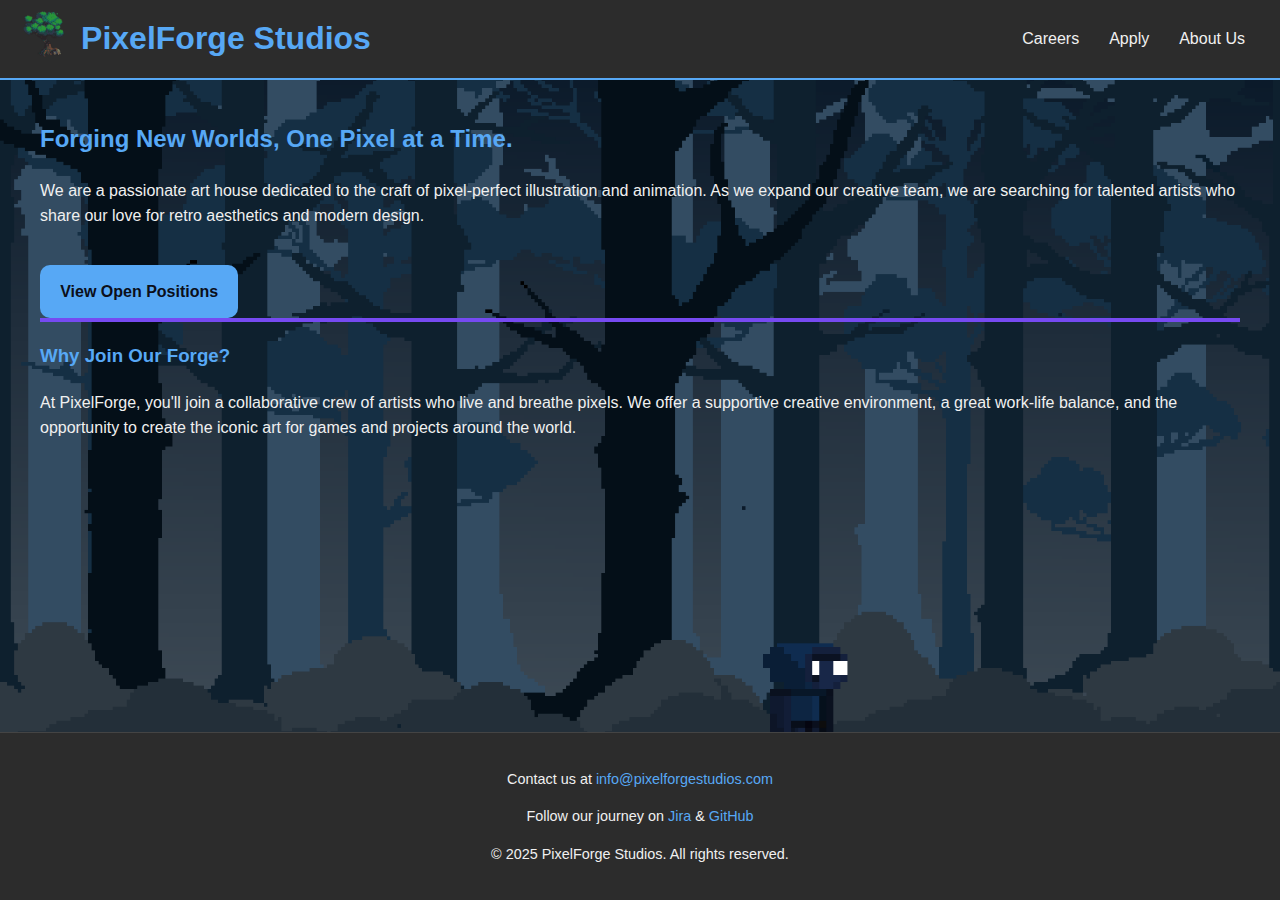
<file: index.html>
<!DOCTYPE html>
<html lang="en">
<head>
    <meta charset="UTF-8">
    <meta name="viewport" content="width=device-width, initial-scale=1.0">
    <meta name="description" content="Welcome to PixelForge Studios, a premier studio for bespoke pixel art.">
    <meta name="keywords" content="Pixel Art, Game Art, 2D Art, Animation, Design, Sprites">
    <meta name="author" content="PixelForge Studios">
    <title>Welcome to PixelForge Studios</title>
    <link rel="stylesheet" href="Styles/styles.css">
</head>
<body id="home-page">
    <header>
        <nav>
            <a href="index.html" class="logo-link" aria-label="Go to the homepage">
                <img src="image/logo.png" alt="PixelForge Studios Logo" id="logo">
            </a>
            <h1>PixelForge Studios</h1>
            <ul>
                <li><a href="jobs.html">Careers</a></li>
                <li><a href="apply.html">Apply</a></li>
                <li><a href="about.html">About Us</a></li>
            </ul>
        </nav>
    </header>

    <main>
        <section class="hero">
            <h2>Forging New Worlds, One Pixel at a Time.</h2>
            <p>We are a passionate art house dedicated to the craft of pixel-perfect illustration and animation. As we expand our creative team, we are searching for talented artists who share our love for retro aesthetics and modern design.</p>
            <a href="jobs.html" class="cta-button">View Open Positions</a>
        </section>

        <!-- Inline CSS Example -->
        <section class="company-info" style="border-top: 4px solid #764AF1;">
            <h3>Why Join Our Forge?</h3>
            <p>At PixelForge, you'll join a collaborative crew of artists who live and breathe pixels. We offer a supportive creative environment, a great work-life balance, and the opportunity to create the iconic art for games and projects around the world.</p>
        </section>
    </main>

    <footer>
        <p>Contact us at <a href="mailto:info@pixelforgestudios.com">info@pixelforgestudios.com</a></p>
        <p>Follow our journey on <a href="https://chanresmeysamrith321.atlassian.net/jira/software/projects/G5/code?atlOrigin=eyJpIjoiNzAwMjdhNDhiNWE0NDgxMzk4ZDFiYzlhYWNiMTZmZGEiLCJwIjoiaiJ9" target="_blank">Jira</a> & <a href="https://github.com/105217889/Group5_part1" target="_blank">GitHub</a></p>
        <p>&copy; 2025 PixelForge Studios. All rights reserved.</p>
    </footer>
</body>
</html>
</file>
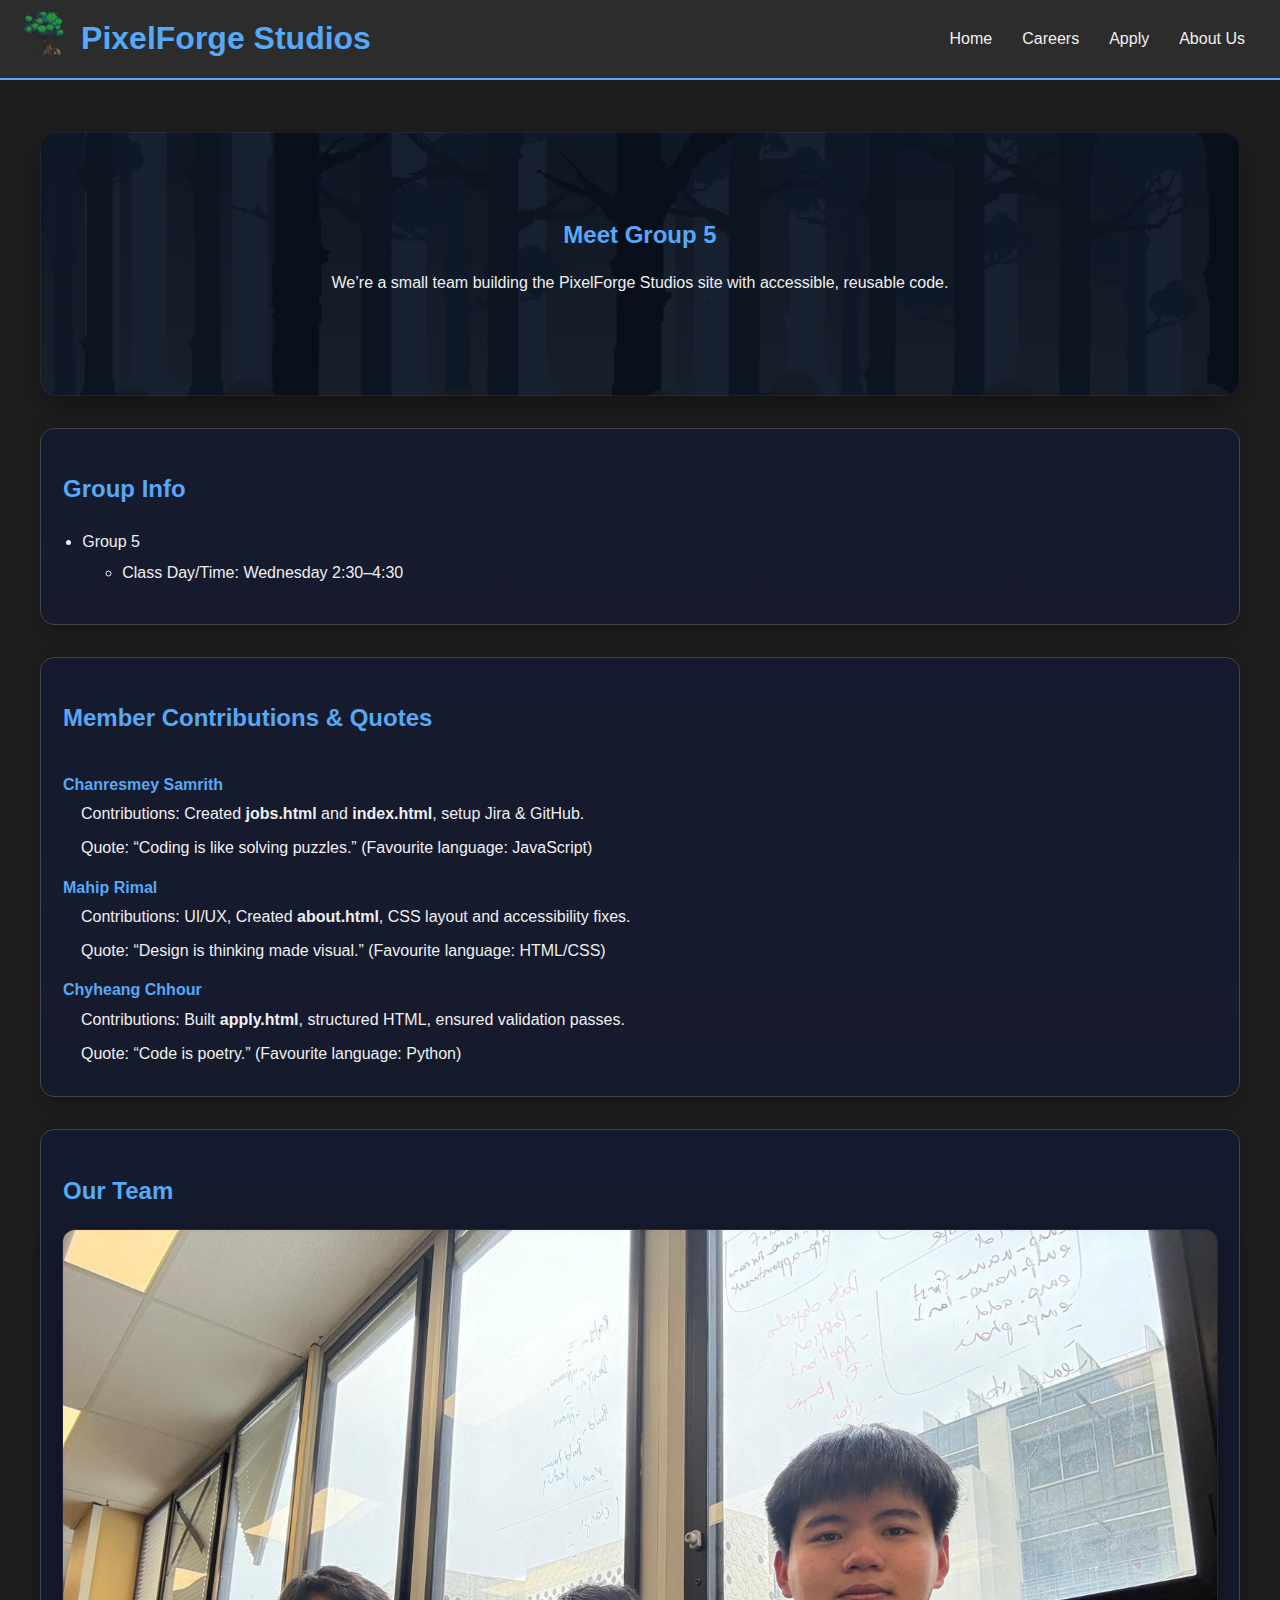
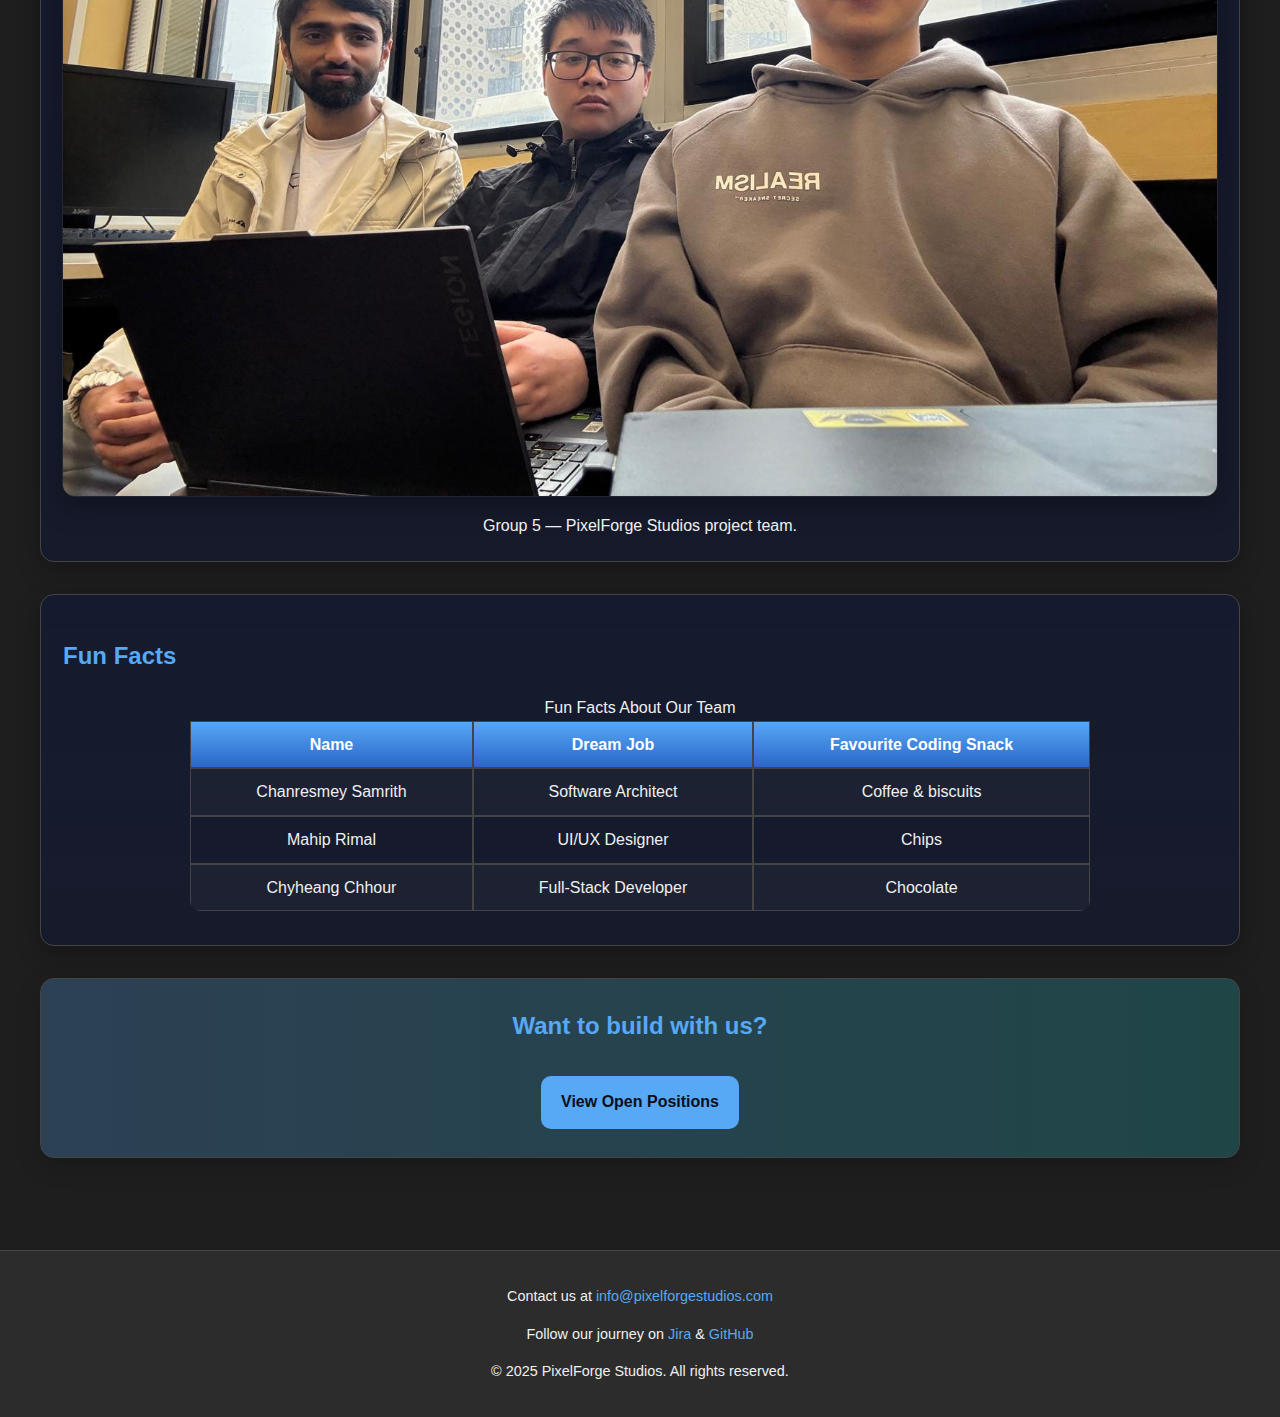
<file: about.html>
<!DOCTYPE html>
<html lang="en">
<head>
  <meta charset="UTF-8" />
  <meta name="viewport" content="width=device-width, initial-scale=1" />
  <title>About Us — Group 5</title>
  <link rel="stylesheet" href="Styles/styles.css" />
</head>
<body id="about-page">
  <!-- shared header -->
  <header>
    <nav>
      <div class="logo-title-group">
        <a href="index.html" class="logo-link" aria-label="Go to the homepage">
          <img src="image/logo.png" alt="PixelForge Studios Logo" id="logo" />
        </a>
        <a href="index.html" class="header-link"><h1>PixelForge Studios</h1></a>
      </div>
      <ul>
        <li><a href="index.html">Home</a></li>
        <li><a href="jobs.html">Careers</a></li>
        <li><a href="apply.html">Apply</a></li>
        <li><a aria-current="page" href="about.html">About Us</a></li>
      </ul>
    </nav>
  </header>

  <main>
    <!-- HERO -->
    <section class="about-hero">
      <div class="about-hero__content">
        <h2>Meet Group 5</h2>
        <p>We’re a small team building the PixelForge Studios site with accessible, reusable code.</p>
      </div>
    </section>

    <!-- GROUP INFO -->
    <section class="card team-profile" aria-labelledby="group-info">
      <h2 id="group-info">Group Info</h2>
      <ul class="nested">
        <li>Group 5
          <ul>
            <li>Class Day/Time: Wednesday 2:30–4:30</li>
          </ul>
        </li>
      </ul>
    </section>

    <!-- CONTRIBUTIONS + QUOTES -->
    <section class="card member-contributions" aria-labelledby="contrib-title">
      <h2 id="contrib-title">Member Contributions & Quotes</h2>
      <dl class="contrib-list">
        <dt>Chanresmey Samrith</dt>
        <dd>Contributions: Created <strong>jobs.html</strong> and <strong>index.html</strong>, setup Jira & GitHub.</dd>
        <dd>Quote: “Coding is like solving puzzles.” (Favourite language: JavaScript)</dd>

        <dt>Mahip Rimal</dt>
        <dd>Contributions: UI/UX, Created <strong>about.html</strong>, CSS layout and accessibility fixes.</dd>
        <dd>Quote: “Design is thinking made visual.” (Favourite language: HTML/CSS)</dd>

        <dt>Chyheang Chhour</dt>
        <dd>Contributions: Built <strong>apply.html</strong>, structured HTML, ensured validation passes.</dd>
        <dd>Quote: “Code is poetry.” (Favourite language: Python)</dd>
      </dl>
    </section>

    <!-- GROUP PHOTO -->
    <section class="card group-photo" aria-labelledby="team-photo">
      <h2 id="team-photo">Our Team</h2>
      <figure>
        <img src="image/group-photo.jpg" alt="Group 5 team photo" />
        <figcaption>Group 5 — PixelForge Studios project team.</figcaption>
      </figure>
    </section>

    <!-- FUN FACTS -->
    <section class="card fun-facts" aria-labelledby="facts-title">
      <h2 id="facts-title">Fun Facts</h2>
      <table>
        <caption>Fun Facts About Our Team</caption>
        <thead>
          <tr>
            <th scope="col">Name</th>
            <th scope="col">Dream Job</th>
            <th scope="col">Favourite Coding Snack</th>
          </tr>
        </thead>
        <tbody>
          <tr>
            <td>Chanresmey Samrith</td>
            <td>Software Architect</td>
            <td>Coffee & biscuits</td>
          </tr>
          <tr>
            <td>Mahip Rimal</td>
            <td>UI/UX Designer</td>
            <td>Chips</td>
          </tr>
          <tr>
            <td>Chyheang Chhour</td>
            <td>Full-Stack Developer</td>
            <td>Chocolate</td>
          </tr>
        </tbody>
      </table>
    </section>

    <!-- CTA -->
    <section class="about-cta">
      <h2>Want to build with us?</h2>
      <a class="cta-button" href="jobs.html">View Open Positions</a>
    </section>
  </main>

  <!-- shared footer -->
  <footer>
    <p>Contact us at <a href="mailto:info@pixelforgestudios.com">info@pixelforgestudios.com</a></p>
    <p>Follow our journey on <a href="https://chanresmeysamrith321.atlassian.net/jira/software/projects/G5/boards/34?atlOrigin=eyJpIjoiMzcyY2E2ZjdhZjhlNGE1YzhhMDUzYjM4OGEzNTQ4MGYiLCJwIjoiaiJ9" target="_blank">Jira</a> & <a href="https://github.com/105217889/Group5_part1" target="_blank">GitHub</a></p>
    <p>&copy; 2025 PixelForge Studios. All rights reserved.</p>
  </footer>
</body>
</html>
</file>
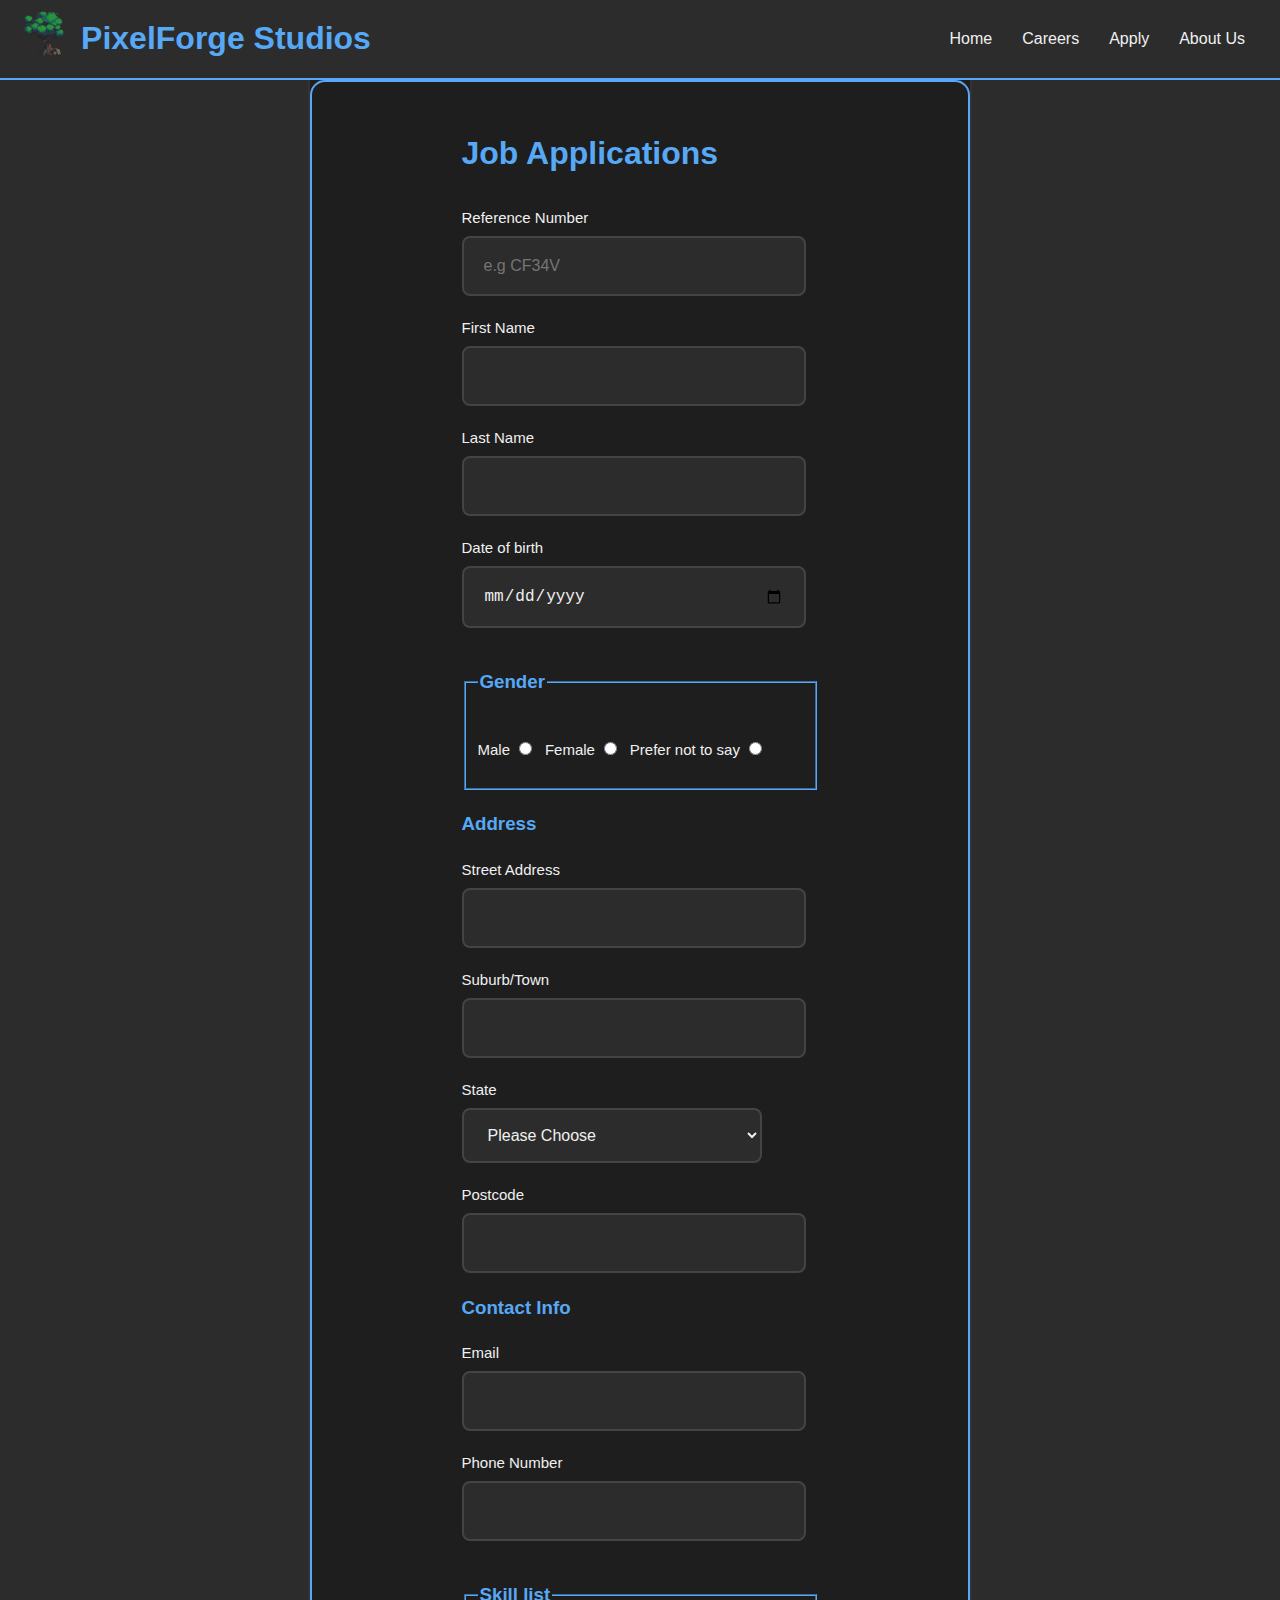
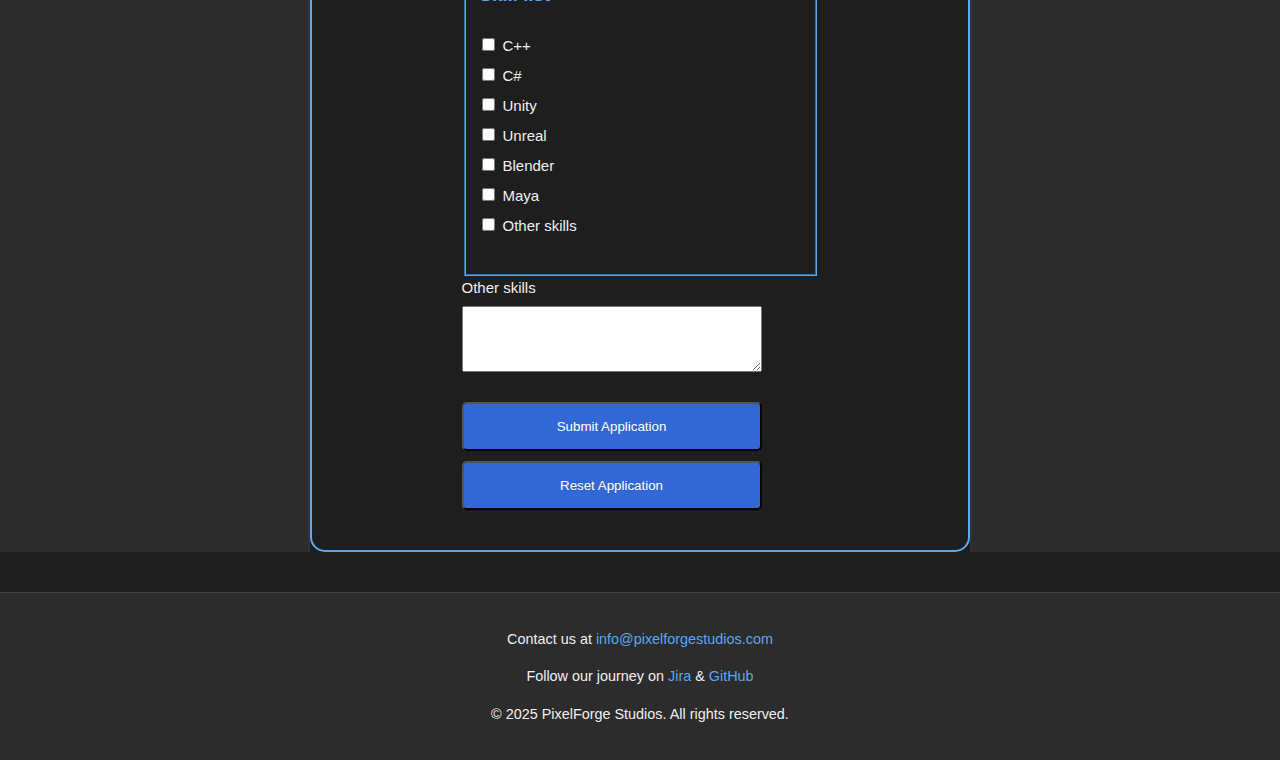
<file: apply.html>
<!DOCTYPE html>
<html lang="en">
<head>
    <meta charset="UTF-8">
    <meta name="viewport" content="width=device-width, initial-scale=1.0">
    <meta name="description" content="Welcome to PixelForge Studios, a leading game development company.">
    <meta name="keywords" content="Game Development, Tech Jobs, Programming, Art, Design">
    <meta name="author" content="PixelForge Studios">
    <title>Applying to PixelForge Studios</title>
    <link rel="stylesheet" href="Styles/styles.css">
</head>
<body>
     <header>
      <nav>
        <div class="logo-title-group">
            <a href="index.html" class="logo-link" aria-label="Go to the homepage">
                <img src="image/logo.png" alt="PixelForge Studios Logo" id="logo">
            </a>
            <a href="index.html" class="header-link">
                <h1>PixelForge Studios</h1>
            </a>
        </div>
            <ul>
                <li><a href="index.html">Home</a></li>
                <li><a href="jobs.html">Careers</a></li>
                <li><a href="apply.html">Apply</a></li>
                <li><a href="about.html">About Us</a></li>
            </ul>
        </nav>
    </header>
<div class="main-container">
    <div class="sidebar1"></div>
   
<div class="apply-center">
<form action="https://mercury.swin.edu.au/it000000/formtest.php" method="post">
    <h2 style="font-size: 32px;">Job Applications</h2>

    <div>
        <label for="referencenumber">Reference Number</label> 
        <input type="text" id="referencenumber" name="referencenumber" pattern="^[A-Za-z0-9]{5}$" required maxlength="5" placeholder="e.g CF34V">
    </div>

        <div>
            <label for="firstname">First Name</label>
            <input type="text" id="firstname" name="firstname" pattern="^[a-zA-Z]+$" required maxlength="20">
            
        </div>
           <div> 
            <label label for="lastname">Last Name</label>
            <input type="text" id="lastname" name="lastname" pattern="^[a-zA-Z]+$" required maxlength="20">
        </div>
        <div> 
            <label for="dateofbirth">Date of birth</label>
            <input type="date" id="dateofbirth" name="dateofbirth" required> 
        </div>
            
        
    
    <fieldset class="apply-fieldset">
        <legend><h3>Gender</h3></legend>
        <p>
            <label for="g1">Male</label>
            <input type="radio" name="gender" id="g1" value="male" required>
            <label for="g2">Female</label>
            <input type="radio" name="gender" id="g2" value="female" required>
             <label for="g3">Prefer not to say</label>
            <input type="radio" name="gender" id="g3" value="prefer not to say" required>
        </p>
    </fieldset>
    <h3>Address</h3>   
    <div> 
            <label for="street">Street Address</label>
            <input type="text" id="street" name="street" required maxlength="40">
        </div>
      
           
        
            <div> 
                <label for="suburb">Suburb/Town</label>
            <input type="text" id="suburb" name="suburb" required maxlength="40">
            </div>
            <div> 
            <label for="state">State</label>
            <select name="state" id="state" required>
             <option value="">Please Choose</option>
                <option value="VIC">VIC</option> 
             <option value="NSW">NSW</option>
             <option value="QLD">QLD</option>
             <option value="NT">NT</option>
             <option value="WA">WA</option>
             <option value="SA">SA</option>
             <option value="TAS">TAS</option>
             <option value="ACT">ACT</option>  
             </select>
            </div> 
          <div>
             <label for="postcode">Postcode</label>
            <input type="text" id="postcode" name="postcode" pattern="^[0-9]{4}$" required maxlength="4">
        </div>
   
     <h3>Contact Info</h3>
            <div> 
                 <label for="email">Email</label>
                <input type="email" id="email" name="email" required>
            </div>
            <div>
                <label for="phone">Phone Number</label>
                <input type="tel" id="phone" name="phone" pattern="^[0-9]{8,12}$" required maxlength="12">
            </div>
            <fieldset class="apply-fieldset">
                <legend><h3>Skill list</h3></legend>
                <div>
                    <label>
                        <input type="checkbox" name="skills[]" value="cplus">C++
                    </label>
                    <label>
                        <input type="checkbox" name="skills[]" value="csharp">C#
                    </label>
                     <label>
                        <input type="checkbox" name="skills[]" value="unity">Unity
                    </label>
                     <label>
                        <input type="checkbox" name="skills[]" value="unreal">Unreal
                    </label>
                     <label>
                        <input type="checkbox" name="skills[]" value="blender">Blender
                    </label>
                     <label>
                        <input type="checkbox" name="skills[]" value="maya">Maya
                    </label>
                     <label>
                        <input type="checkbox" name="skills[]" value="otherskill">Other skills
                    </label>
                </div>
            </fieldset>
            <div>
            <label for="otherskills">Other skills</label>
            <textarea id="otherskills" name="otherskills" rows="4" cols="50"></textarea>
             </div>
  <div> 
<button type="submit" class="submit-but">Submit Application</button>
<button type="reset" class="reset-but">Reset Application</button>
</div>
</form>
</div>
<div class="sidebar2"></div>
</div>
<footer>
        <p>Contact us at <a href="mailto:info@pixelforgestudios.com">info@pixelforgestudios.com</a></p>
        <p>Follow our journey on <a href="https://chanresmeysamrith321.atlassian.net/jira/software/projects/G5/boards/34?atlOrigin=eyJpIjoiMzcyY2E2ZjdhZjhlNGE1YzhhMDUzYjM4OGEzNTQ4MGYiLCJwIjoiaiJ9" target="_blank">Jira</a> & <a href="https://github.com/105217889/Group5_part1" target="_blank">GitHub</a></p>
        <p>&copy; 2025 PixelForge Studios. All rights reserved.</p>
    </footer>
</body>
 
</html>
</file>
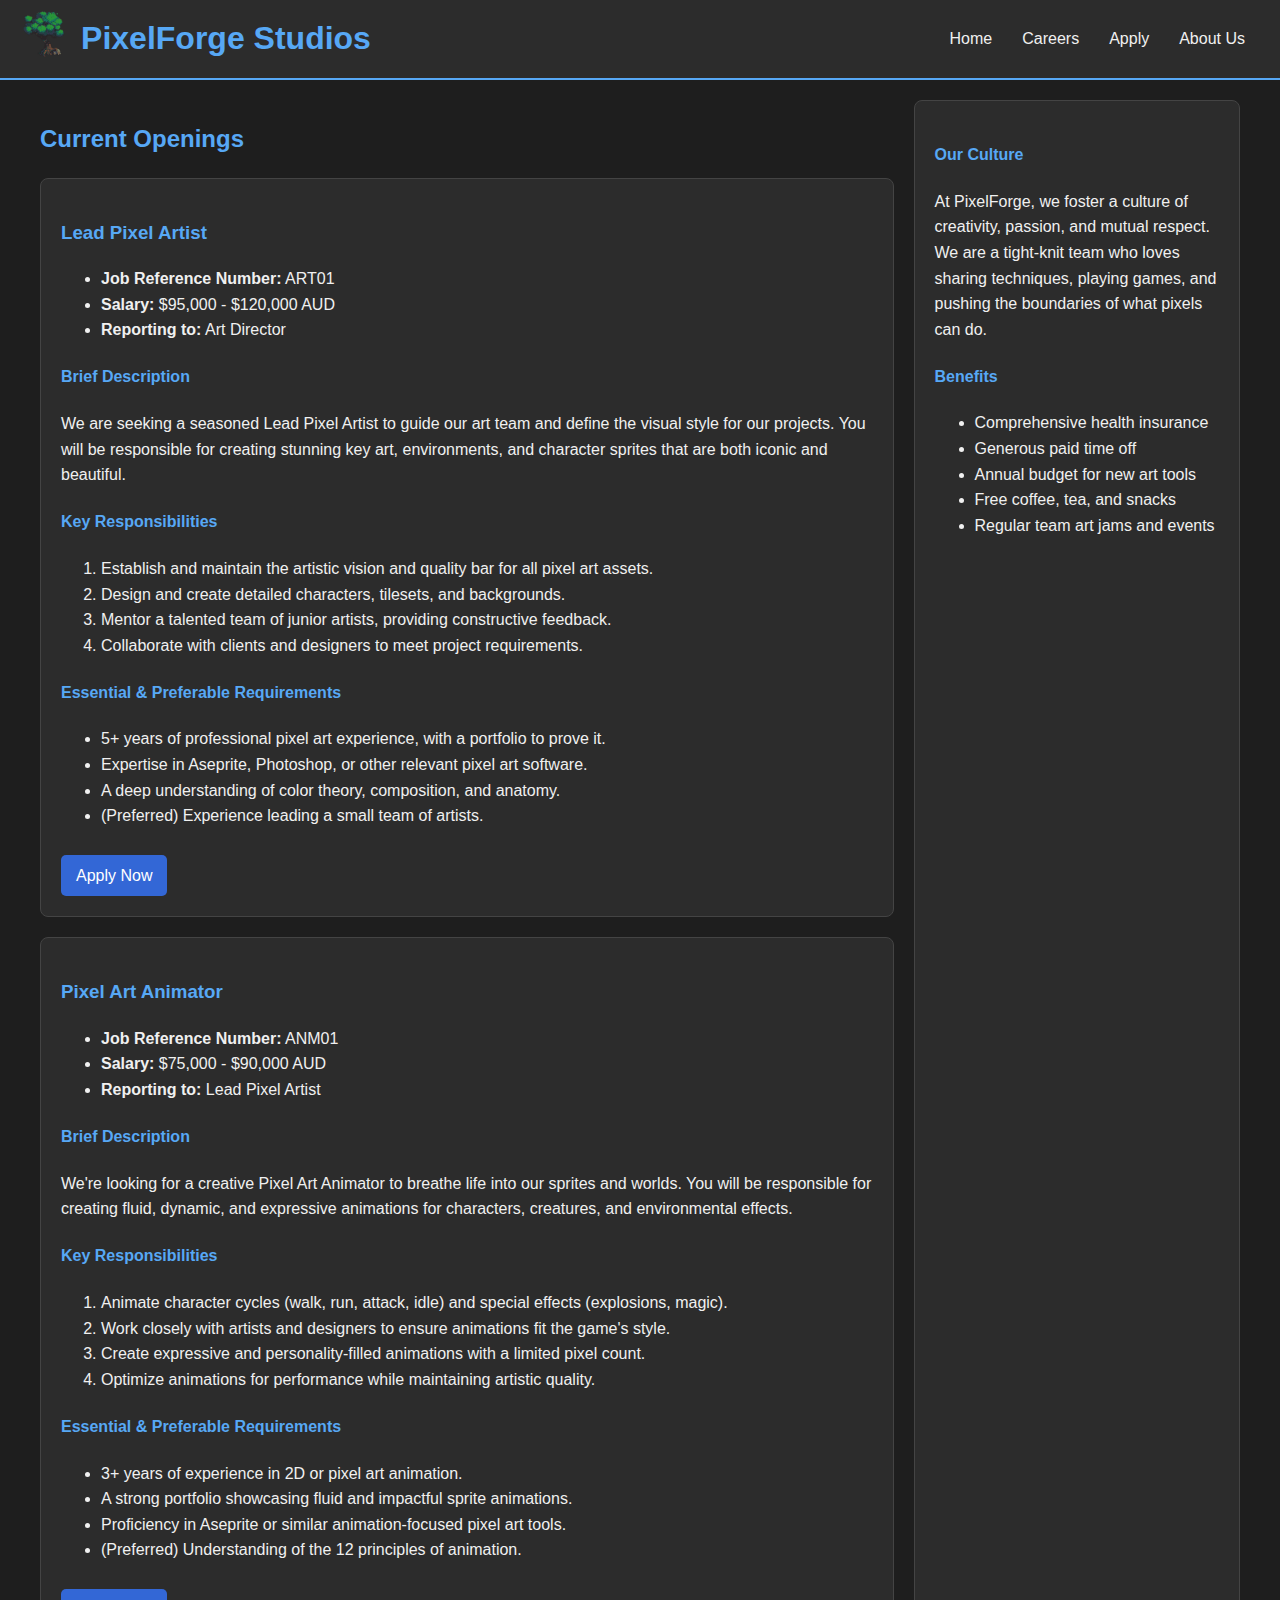
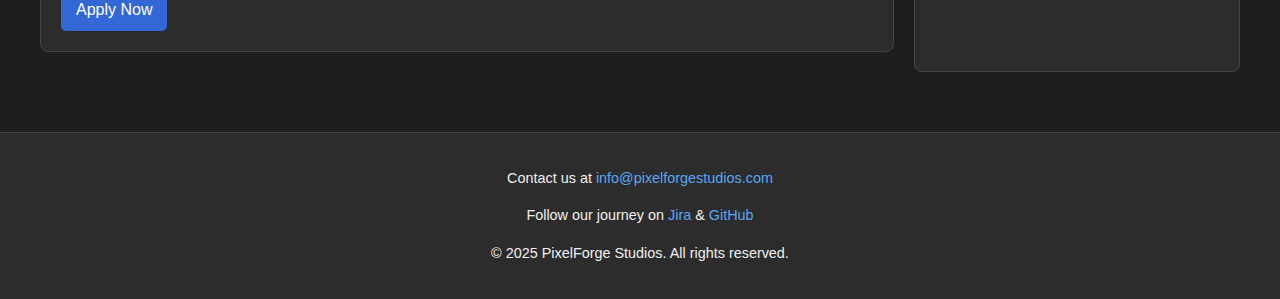
<file: jobs.html>
<!DOCTYPE html>
<html lang="en">
<head>
    <meta charset="UTF-8">
    <meta name="viewport" content="width=device-width, initial-scale=1.0">
    <meta name="description" content="Explore career opportunities at PixelForge Studios.">
    <meta name="keywords" content="Pixel Art Jobs, Artist, Animator, Careers">
    <meta name="author" content="PixelForge Studios">
    <title>Careers at PixelForge Studios</title>
    <link rel="stylesheet" href="Styles/styles.css">
</head>
<body>
    <header>
        <nav>
        <div class="logo-title-group">
            <a href="index.html" class="logo-link" aria-label="Go to the homepage">
                <img src="image/logo.png" alt="PixelForge Studios Logo" id="logo">
            </a>
            <a href="index.html" class="header-link">
                <h1>PixelForge Studios</h1>
            </a>
        </div>
            <ul>
                <li><a href="index.html">Home</a></li>
                <li><a href="jobs.html">Careers</a></li>
                <li><a href="apply.html">Apply</a></li>
                <li><a href="about.html">About Us</a></li>
            </ul>
        </nav>
    </header>

    <main class="jobs-layout">
        <div class="job-listings">
            <h2>Current Openings</h2>

            <section class="job-post">
                <h3>Lead Pixel Artist</h3>
                <ul>
                    <li><strong>Job Reference Number:</strong> ART01</li>
                    <li><strong>Salary:</strong> $95,000 - $120,000 AUD</li>
                    <li><strong>Reporting to:</strong> Art Director</li>
                </ul>
                <h4>Brief Description</h4>
                <p>We are seeking a seasoned Lead Pixel Artist to guide our art team and define the visual style for our projects. You will be responsible for creating stunning key art, environments, and character sprites that are both iconic and beautiful.</p>
                <h4>Key Responsibilities</h4>
                <ol>
                    <li>Establish and maintain the artistic vision and quality bar for all pixel art assets.</li>
                    <li>Design and create detailed characters, tilesets, and backgrounds.</li>
                    <li>Mentor a talented team of junior artists, providing constructive feedback.</li>
                    <li>Collaborate with clients and designers to meet project requirements.</li>
                </ol>
                <h4>Essential & Preferable Requirements</h4>
                <ul>
                    <li>5+ years of professional pixel art experience, with a portfolio to prove it.</li>
                    <li>Expertise in Aseprite, Photoshop, or other relevant pixel art software.</li>
                    <li>A deep understanding of color theory, composition, and anatomy.</li>
                    <li>(Preferred) Experience leading a small team of artists.</li>
                </ul>
                <a href="apply.html" class="apply-button">Apply Now</a>
            </section>

            <section class="job-post">
                <h3>Pixel Art Animator</h3>
                <ul>
                    <li><strong>Job Reference Number:</strong> ANM01</li>
                    <li><strong>Salary:</strong> $75,000 - $90,000 AUD</li>
                    <li><strong>Reporting to:</strong> Lead Pixel Artist</li>
                </ul>
                <h4>Brief Description</h4>
                <p>We're looking for a creative Pixel Art Animator to breathe life into our sprites and worlds. You will be responsible for creating fluid, dynamic, and expressive animations for characters, creatures, and environmental effects.</p>
                <h4>Key Responsibilities</h4>
                <ol>
                    <li>Animate character cycles (walk, run, attack, idle) and special effects (explosions, magic).</li>
                    <li>Work closely with artists and designers to ensure animations fit the game's style.</li>
                    <li>Create expressive and personality-filled animations with a limited pixel count.</li>
                    <li>Optimize animations for performance while maintaining artistic quality.</li>
                </ol>
                <h4>Essential & Preferable Requirements</h4>
                <ul>
                    <li>3+ years of experience in 2D or pixel art animation.</li>
                    <li>A strong portfolio showcasing fluid and impactful sprite animations.</li>
                    <li>Proficiency in Aseprite or similar animation-focused pixel art tools.</li>
                    <li>(Preferred) Understanding of the 12 principles of animation.</li>
                </ul>
                <a href="apply.html" class="apply-button">Apply Now</a>
            </section>
        </div>

        <aside>
            <h4>Our Culture</h4>
            <p>At PixelForge, we foster a culture of creativity, passion, and mutual respect. We are a tight-knit team who loves sharing techniques, playing games, and pushing the boundaries of what pixels can do.</p>
            <h4>Benefits</h4>
            <ul>
                <li>Comprehensive health insurance</li>
                <li>Generous paid time off</li>
                <li>Annual budget for new art tools</li>
                <li>Free coffee, tea, and snacks</li>
                <li>Regular team art jams and events</li>
            </ul>
        </aside>
    </main>

    <footer>
        <p>Contact us at <a href="mailto:info@pixelforgestudios.com">info@pixelforgestudios.com</a></p>
        <p>Follow our journey on <a href="https://chanresmeysamrith321.atlassian.net/jira/software/projects/G5/code?atlOrigin=eyJpIjoiNzAwMjdhNDhiNWE0NDgxMzk4ZDFiYzlhYWNiMTZmZGEiLCJwIjoiaiJ9" target="_blank">Jira</a> & <a href="https://github.com/105217889/Group5_part1" target="_blank">GitHub</a></p>
        <p>&copy; 2025 PixelForge Studios. All rights reserved.</p>
    </footer>
</body>
</html>
</file>
<file: Styles/styles.css>
/* --- Global Styles --- */
/* Applies to all html pages to maintain consistency */
/*All Color code taken from https://htmlcolorcodes.com 
Color scheme decision was made with help from Claude, so that it will have good contrast and fit the background image*/
:root {
    --primary-color: #57a8f5; 
    --secondary-color: #24d1d9;
    --dark-bg: #1E1E1E;
    --light-text: #F0F0F0;
    --dark-text: #333333;
    --card-bg: #2C2C2C;
    --border-color: #444444;
}

.logo-title-group {
    display: flex;
    align-items: center;
}

body {
    font-family: 'Segoe UI', Tahoma, Verdana, sans-serif;
    margin: 0;
    background-color: var(--dark-bg);
    color: var(--light-text);
    line-height: 1.6;
    min-height: 100vh;
    display: flex;
    flex-direction: column;
}

h1, h2, h3, h4 {
    color: var(--primary-color);
}

a {
    color: var(--primary-color);
    text-decoration: none;
}

main {
    padding: 20px;
    max-width: 1200px;
    margin: 0 auto;
    flex-grow: 1;
}

/* --- Header and Navigation (Shared for all) --- */
header {
    background-color: var(--card-bg);
    padding: 10px 20px;
    border-bottom: 2px solid var(--primary-color);
}

nav {
    display: flex;
    flex-wrap: wrap;
    justify-content: space-between;
    align-items: center;
}

#logo {
    height: 50px;
    width: auto;
}

nav h1 {
    font-size: 1.5em;
    margin: 0 10px;
    flex-grow: 1;
}

nav ul {
    list-style: none;
    padding: 0;
    margin: 0;
    display: flex;
}

nav ul li a {
    padding: 10px 15px;
    display: block;
    color: var(--light-text);
}

nav ul li a:hover, nav ul li a:focus {
    background-color: var(--primary-color);
    border-radius: 5px;
    text-decoration: none;
}

/* --- Footer (Shared for all html) --- */
footer {
    text-align: center;
    padding: 20px;
    margin-top: 40px;
    background-color: var(--card-bg);
    border-top: 1px solid var(--border-color);
    font-size: 0.9em;
}

/* --- Page-Specific: index.html --- */
#home-page {
    background-image: url('../image/Background.png'); /*Image taken from: https://www.reddit.com/r/PixelArt/comments/12lx1eh/just_created_a_background_for_my_game_im_a*/
    background-size: cover;
    background-position: center;
    background-attachment: fixed;
}

.welcome {
    text-align: center;
    padding: 60px 20px;
    background-color: rgba(30, 30, 30, 0.8);
    border-radius: 8px;
    margin-bottom: 20px;
}

.cta-button {
    display: inline-block;
    background-color: #3367D6;
    color: white;
    padding: 12px 25px;
    border-radius: 5px;
    margin-top: 20px;
    font-weight: bold;
    transition: background-color 0.3s;
}

.cta-button:hover {
    background-color: var(--secondary-color);
    text-decoration: none;
}

/* --- Page-Specific: jobs.html --- */
.job-post {
    background-color: var(--card-bg);
    padding: 20px;
    margin-bottom: 20px;
    border: 1px solid var(--border-color);
    border-radius: 8px;
}

.apply-button {
    display: inline-block;
    background-color: #3367D6;
    color: white;
    padding: 8px 15px;
    border-radius: 5px;
    margin-top: 10px;
}

/* <aside> styling requirement */
aside {
    background-color: var(--card-bg);
    padding: 20px;
    border: 1px solid var(--border-color);
    border-radius: 8px;
}

@media (min-width: 768px) {
    .jobs-layout {
        display: flex;
        gap: 20px;
    }

    .job-listings {
        flex: 3; 
    }
    
    aside {
        flex: 1; 
        float: right; 
        width: 25%;
        box-sizing: border-box; 
    }
}

@media (min-width: 1024px) {
    nav h1 {
        font-size: 2em;
    }
}

/* apply.html specific */
.apply-center{
    width: 60%;
    display: flex;
    justify-content: center;
    padding: 20px;
    border: 2px solid var(--border-color);
    border-radius: 15px;
    border-color: var(--primary-color);

}

.main-container {
    display: flex; 
}
.sidebar1 {
    width: 30%;
    background-color:var(--card-bg); 
    border-right: 2px solid #333; 
}
.sidebar2 {
    width: 30%;
    background-color:var(--card-bg); 
    border-left: 2px solid #333; 
}
.apply-center form div {
    display: flex;
    flex-direction: column;
    margin-bottom: 15px;
    max-width: 300px;
    margin-bottom: 20px;
}
.apply-center input, .apply-center select {
    padding: 16px 20px;
    font-size: 16px;
    line-height: 1.5;
    border-radius: 8px;
    border: 2px solid var(--border-color);
    background-color: var(--card-bg);
    color: var(--light-text);
    width: 100%;
    max-width: 300px;
    min-height: 10px;
}
.apply-center select option {
    background-color: #2C2C2C;
    color: #F0F0F0;
}
.apply-center input:hover, .apply-center select:hover, .apply-center textarea:hover {
    border-color: var(--primary-color);
}
.apply-center input:focus,
.apply-center select:focus{
    border-color: var(--primary-color);
background-color: #2C3E50;
    outline: none;
    box-shadow: 0 0 0 3px rgba(118, 74, 241, 0.2);}
.apply-center input[type="radio"], .apply-center input[type="checkbox"] {
    width: auto;
    padding: 0;
    margin-right: 8px;
}
.apply-fieldset{
     border-color: var(--primary-color);
     width: 325px;
}
.apply-center label{
    font-size: 15px;            
    margin-bottom: 6px;
    color: var(--light-text);
}

.reset-but {
    display: inline-block;
    background-color: #3367D6;
    color: white;
    padding: 15px 15px;
    border-radius: 5px;
    margin-top: 10px;
     
}
.submit-but {
    display: inline-block;
    background-color: #3367D6;
    color: white;
    padding: 15px 15px;
    border-radius: 5px;
    margin-top: 10px;
     
}

/* ===========================
   ABOUT PAGE — visual system
   =========================== */

/* Rhythm for sections on about page */
#about-page main > section { margin: 32px 0; }

/* Shared card */
.card{
  background: linear-gradient(180deg, rgba(18,25,51,.76), rgba(18,25,51,.66));
  border: 1px solid var(--border-color);
  border-radius: 14px;
  padding: 22px;
  box-shadow: 0 8px 24px rgba(0,0,0,.28);
}

/* ==== Hero banner ==== */
/* Purpose: prominent intro using site background with dark overlay */
#about-page .about-hero{
  position: relative;
  border-radius: 16px;
  background:
    linear-gradient(180deg, rgba(12,16,28,.72), rgba(12,16,28,.72)),
    url('../image/Background.png') center/cover no-repeat;
  padding: 84px 28px;
  text-align: center;
  box-shadow: 0 12px 30px rgba(0,0,0,.35), inset 0 0 0 1px rgba(255,255,255,.06);
}
#about-page .about-hero__content{ max-width: 900px; margin: 0 auto; }
#about-page .about-hero h2{ margin: 0 0 8px; }

/* ==== Nested list (Group Info) ==== */
/* Purpose: tidy bullets and spacing for the nested list */
.team-profile .nested{ padding-left: 1.2rem; }
.team-profile li{ margin: .35rem 0; }
.team-profile li > ul{ margin-top: .25rem; }

/* ==== Definition list (Contributions) ==== */
/* Purpose: readable two-column layout on wide screens */
.contrib-list{ display: grid; gap: 10px; margin: 0; }
.contrib-list dt{
  color: var(--primary-color);
  font-weight: 700;
  margin-top: 10px;
}
.contrib-list dd{ margin: 0 0 6px 18px; color: var(--light-text); }
@media (min-width: 900px){
  .contrib-list{ grid-template-columns: 1fr 1fr; }
}

/* ==== Group photo (Figure) ==== */
/* Purpose: framed, responsive image with caption */
.group-photo figure{ margin: 0; text-align: center; }
.group-photo img{
  max-width: 100%; height: auto;
  border-radius: 12px;
  box-shadow: 0 10px 28px rgba(0,0,0,.35);
  outline: 1px solid rgba(255,255,255,.08);
}
.group-photo figcaption{ margin-top: 10px; color: var(--muted); }

/* ==== Fun facts table ==== */
/* Purpose: accessible table with zebra rows and rounded frame */
.fun-facts table{
  width: 100%;
  border-collapse: separate;
  border-spacing: 0;
  margin-top: 12px;
  border-radius: 10px;
  overflow: hidden; /* rounds the outer border visually */
}
.fun-facts th, .fun-facts td{
  padding: 12px;
  border: 1px solid var(--border-color);
  text-align: center;
}
.fun-facts thead th{
  background: linear-gradient(180deg, var(--primary-color), #2a66c9);
  color: #fff;
}
.fun-facts tbody tr:nth-child(odd){ background: rgba(255,255,255,.03); }

/* ==== CTA band ==== */
/* Purpose: clear call-to-action at end of page */
.about-cta{
  background: linear-gradient(90deg, rgba(87,168,245,.25), rgba(36,209,217,.22));
  border: 1px solid var(--border-color);
  border-radius: 14px;
  padding: 28px 20px;
  text-align: center;
  box-shadow: 0 8px 24px rgba(0,0,0,.18);
}
.about-cta h2{ margin: 0 0 10px; }
.cta-button{
  display: inline-block;
  padding: .8rem 1.2rem;
  border-radius: 10px;
  background: var(--primary-color);
  color: #0b0f1a;
  border: 1px solid transparent;
}
.cta-button:hover{ filter: brightness(1.06); }
.cta-button:focus{ outline: 2px solid rgba(255,255,255,.35); outline-offset: 2px; }
/* Fix: keep contributions list in one column so dt+dd stay together */
.member-contributions .contrib-list{
  display:block;           /* override previous grid/columns */
  column-count:1;          /* ensure single column everywhere */
  column-gap:0;
}
.member-contributions .contrib-list dt{
  margin-top:14px;
  font-weight:700;
  color:var(--primary-color);
}
.member-contributions .contrib-list dd{
  margin:4px 0 8px 18px;
  color:var(--light-text);
}

/* Optional: if you still want two columns, only do it when wrapped content fits.
   Comment out the block above and use this safer version.
*/
/*
@media (min-width:1200px){
  .member-contributions .contrib-list{
    column-count:2;
    column-gap:32px;
  }
  .member-contributions .contrib-list dt,
  .member-contributions .contrib-list dd{ break-inside:avoid; }
}
*/

/* Compact the 3-column Fun Facts table */
.fun-facts th, .fun-facts td{ padding:10px; }
@media (min-width:900px){
  .fun-facts table{ max-width:900px; margin:12px auto; } /* center + readable width */
}
</file>
